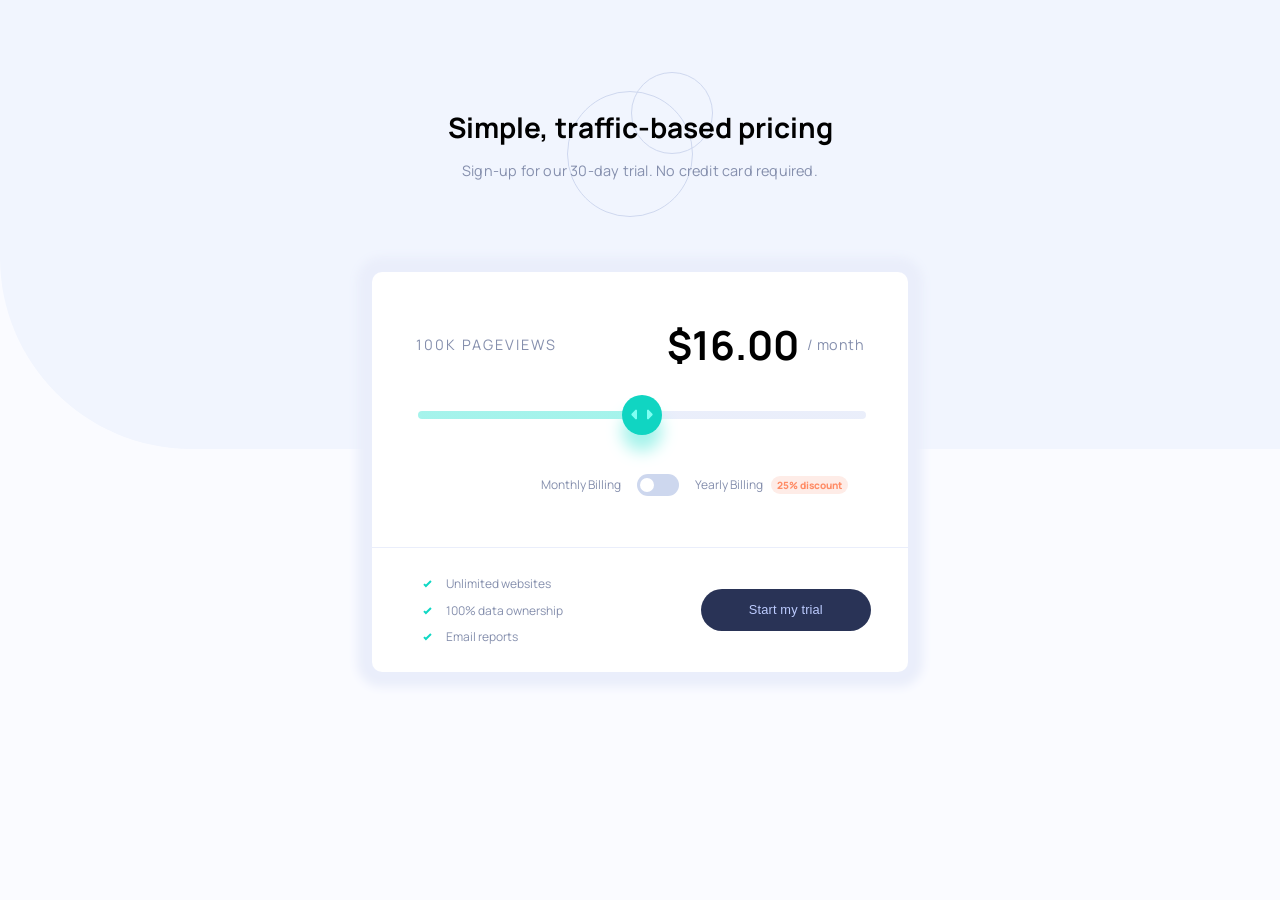
<file: index.html>
<!DOCTYPE html>
    <html lang="en">
        <head>
            <meta charset="UTF-8">
            <meta name="viewport" content="width=device-width, initial-scale=1.0"> <!-- displays site properly based on user's device -->

            <link rel="icon" type="image/png" sizes="32x32" href="./images/favicon-32x32.png">
            <link rel="stylesheet" href="style.css">
            <title>Frontend Mentor | Interactive pricing component</title>
        </head>
    <body>
    <header>
        <h1>Simple, traffic-based pricing</h1>
        <p>Sign-up for our 30-day trial. No credit card required.</p> 
        
    </header>



    <div class="card">
        <div class="top">
            <div class="views">
                <p id="views">100K PAGEVIEWS</p>
            </div>
            <div class="price">
                <h1 id="price">$16.00</h1>
                <p id="duration"> / month</p>
            </div>
            <input type="range" min="0" step="1" max="4" class="slider" id="range">
            <div class="billing">
                <h4>Monthly Billing</h4>
                <label class="switch" for="checkbox">
                    <input type="checkbox" id="checkbox">
                    <div class="slide round"></div>
                </label>
                
                <h4>Yearly Billing</h4>
                <h4 class="discount desktop">25% discount</h4> 
                <h4 class="discount mobile">25%</h4>       
            </div>

        </div>
        <div class="bottom">
            <div class="container">
                <ul>
                    <li>Unlimited websites</li>
                    <li>100% data ownership</li>
                    <li>Email reports</li>
                </ul>
                <button>Start my trial</button>
            </div>

        </div>

    </div>


    <!-- <div class="attribution">
    Challenge by <a href="https://www.frontendmentor.io?ref=challenge" target="_blank">Frontend Mentor</a>. 
    Coded by <a href="#">Your Name Here</a>. -->
    </div>
    </body>
    <script src="index.js"></script>
    </html>
</file>
<file: style.css>
@import url('https://fonts.googleapis.com/css2?family=Manrope:wght@600;800&display=swap');

.container {
    padding-top: 10px;
    padding-right: 10px;
    display: flex;
    flex-direction: column;
    justify-content: space-between;
    align-items: center;
    width: 88%;
}

ul {
    list-style-position: inside;
    list-style-image: url("./images/icon-check.svg");
    text-align: center;
    padding-left: 0;
}

li {
    font-size: 0.75rem;
    padding-bottom: .6rem;
    padding-left: 0.4rem;
}

button {
    cursor: pointer;
    margin-bottom: 27px;
    font-size: 0.80rem;
    letter-spacing: 0.01rem;
    height: 42px;
    width: 170px;
    transition: color 0.2s linear;
    border: none;
    border-radius: 100px;
    background-color: hsl(227, 35%, 25%);
    color: hsl(226, 100%, 87%);
}

button:hover {
    color: white;
}

.mobile {
    display: block;
}

.desktop {
    display: none;
}

.billing {
    display: flex;
    height: 28px;
    padding: 0px 16px 28px 16px;
    justify-content: center;
    align-items: center;
    grid-column: 1 / 3;
}

.billing > h4 {
    margin-left: 1rem;
    white-space: nowrap;
}

.top {
    display: grid;
    grid-template-columns: 1fr 1fr;
    padding: 1rem 2rem 1rem;
    
}

.pricing {
    display: flex;
    justify-content: space-between;
    align-items: center;
    grid-column: 1 / 3;
}

.slider {
    width: 100%;
    appearance: none;
    height: 8px;
    border-radius: 4px;
    margin-bottom: 12px;
    grid-column: 1 / 3;
}

.slider::-webkit-slider-thumb{
    -webkit-appearance: none;
    appearance: none;
    width: 2.5rem;
    height: 2.5rem;
    border-radius: 50%;
    background: hsl(174, 86%, 45%) url(./images/icon-slider.svg);
    cursor: grabbable;
    background-repeat: no-repeat;
    background-position: center;
    box-shadow: hsl(174, 77%, 80%) 0 1rem 1rem;
    cursor: pointer;
}

.slider::-webkit-slider-thumb:active{
    cursor: grabbing;
}

.views {
    display: flex;
    align-items: center;
    grid-column: 1 / 3;
    justify-content: center;
    margin: 32px;
}

.price {
    display: flex;
    align-items: center;
    grid-row: 3 / 4;
    grid-column: 1 / 3;
    justify-content: center;
}

body {
    font-family: Manrope, sans-serif;
    font-size: 17px;
    margin: 0;
    display: flex;
    flex-direction: column;
    padding: 70px;
    align-items: center;
    color: hsl(225, 20%, 60%);
    background-image: url(./images/bg-pattern.svg);
    background-repeat: no-repeat;
    background-color: hsl(230, 100%, 99%);
}

.card {
    min-width: 300px;
    box-sizing: border-box;
    border-radius: 10px;
    background-color:hsl(0, 0%, 100%);
    box-shadow: 0px 0px 10px 15px hsl(224, 65%, 95%);
}


@media only screen and (min-width: 900px) {
    .body {
        padding: 50px;
    }

    .card {
        width: 536px;
    }

    .top {
        display: grid;
        padding: 1.15rem 2.75rem 1.25rem;
        
    }

    .billing {
        justify-content: flex-end;
        padding: 28px 16px;
    }

    .desktop {
        display: block;
    }

    .mobile{
        display: none;
    }

    .container {
        flex-direction: row;
    }

    ul {
        list-style-position: outside;
        padding-left: 40px;
        text-align: initial;
    }

    button {
        margin-bottom: 10px;
    }

    .price {
        grid-row: 1 / 2;
        grid-column: 2 /3;
        justify-content: flex-end
    }

    .views {
        grid-column: 1/2;
        justify-content: flex-start;
        margin: 0;
    }

    .slider {
        margin-bottom: 24px;
        margin-top: 12px;
    }
}

header {
    display: flex;
    height: 162px;
    background-image: url(./images/pattern-circles.svg);
    background-repeat: no-repeat;
    flex-direction: column;
    margin-bottom: 40px;
    background-position: center 2px;
    background-size: auto;
    justify-content: center;
    align-content: center;
}

header > p {
    text-align: center;
    letter-spacing: 0.2px;
}

header > h1 {
    margin: 0;
    font-size: 1.65em;
    text-align: center;
}

p {
    font-size: 0.9rem;
    letter-spacing: 2px;
}

h1 {
    color: black;
    font-size: 2.5rem;
}

h4 {
    font-size: 0.75rem;
    font-weight: 400;
}



#duration {
    padding-left: 8px;
    letter-spacing: 0.5px;
}





.switch {
    display: inline-block;
    height: 22px;
    position: relative;
    min-width: 42px;
    margin-left: 1rem;
  }
  
.switch input {
    display:none;
  }

  .discount {
      font-size: 0.625rem;
      font-weight: 800;
      background-color: #feece7;
      color: hsl(15, 100%, 70%);
      border-radius: 10px;
      padding: 2px 6px;
      margin-left: 0.5rem !important;
  }
  
.slide {
    background-color: hsl(223, 50%, 87%);
    bottom: 0;
    cursor: pointer;
    left: 0;
    position: absolute;
    right: 0;
    top: 0;
    transition: .4s;
  }
  
.slide:before {
    background-color: #fff;
    bottom: 4px;
    content: "";
    height: 14px;
    width: 14px;
    left: 3px;
    position: absolute;
    transition: .4s;

  }
  
input:checked + .slide {
    background-color: hsl(225, 20%, 60%);
  }
  
input:checked + .slide:before {
    transform: translateX(22px);
  }
  
.slide.round {
    border-radius: 34px;
  }
  
.slide.round:before {
    border-radius: 50%;
  }


.bottom {
    display: flex;
    justify-content: center;
    border-top: 1px solid hsl(224, 65%, 95%);
}
</file>
